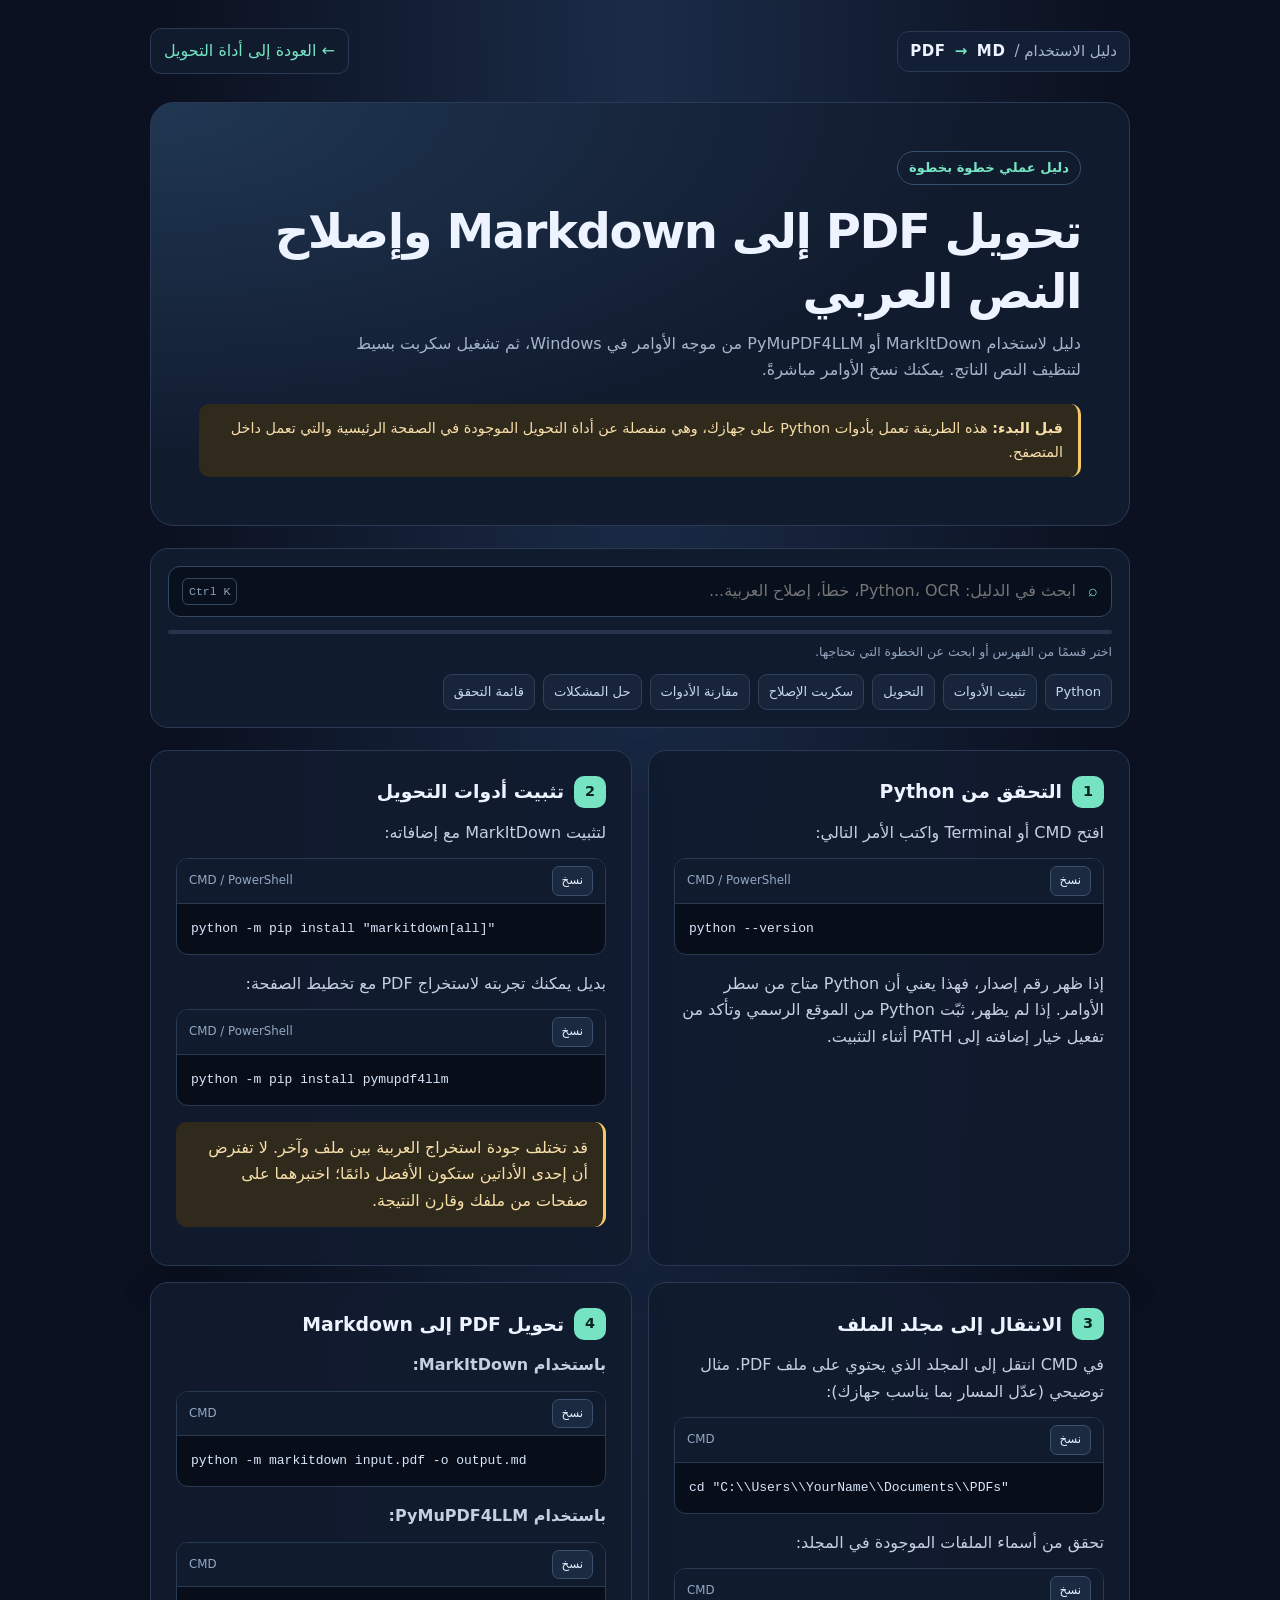
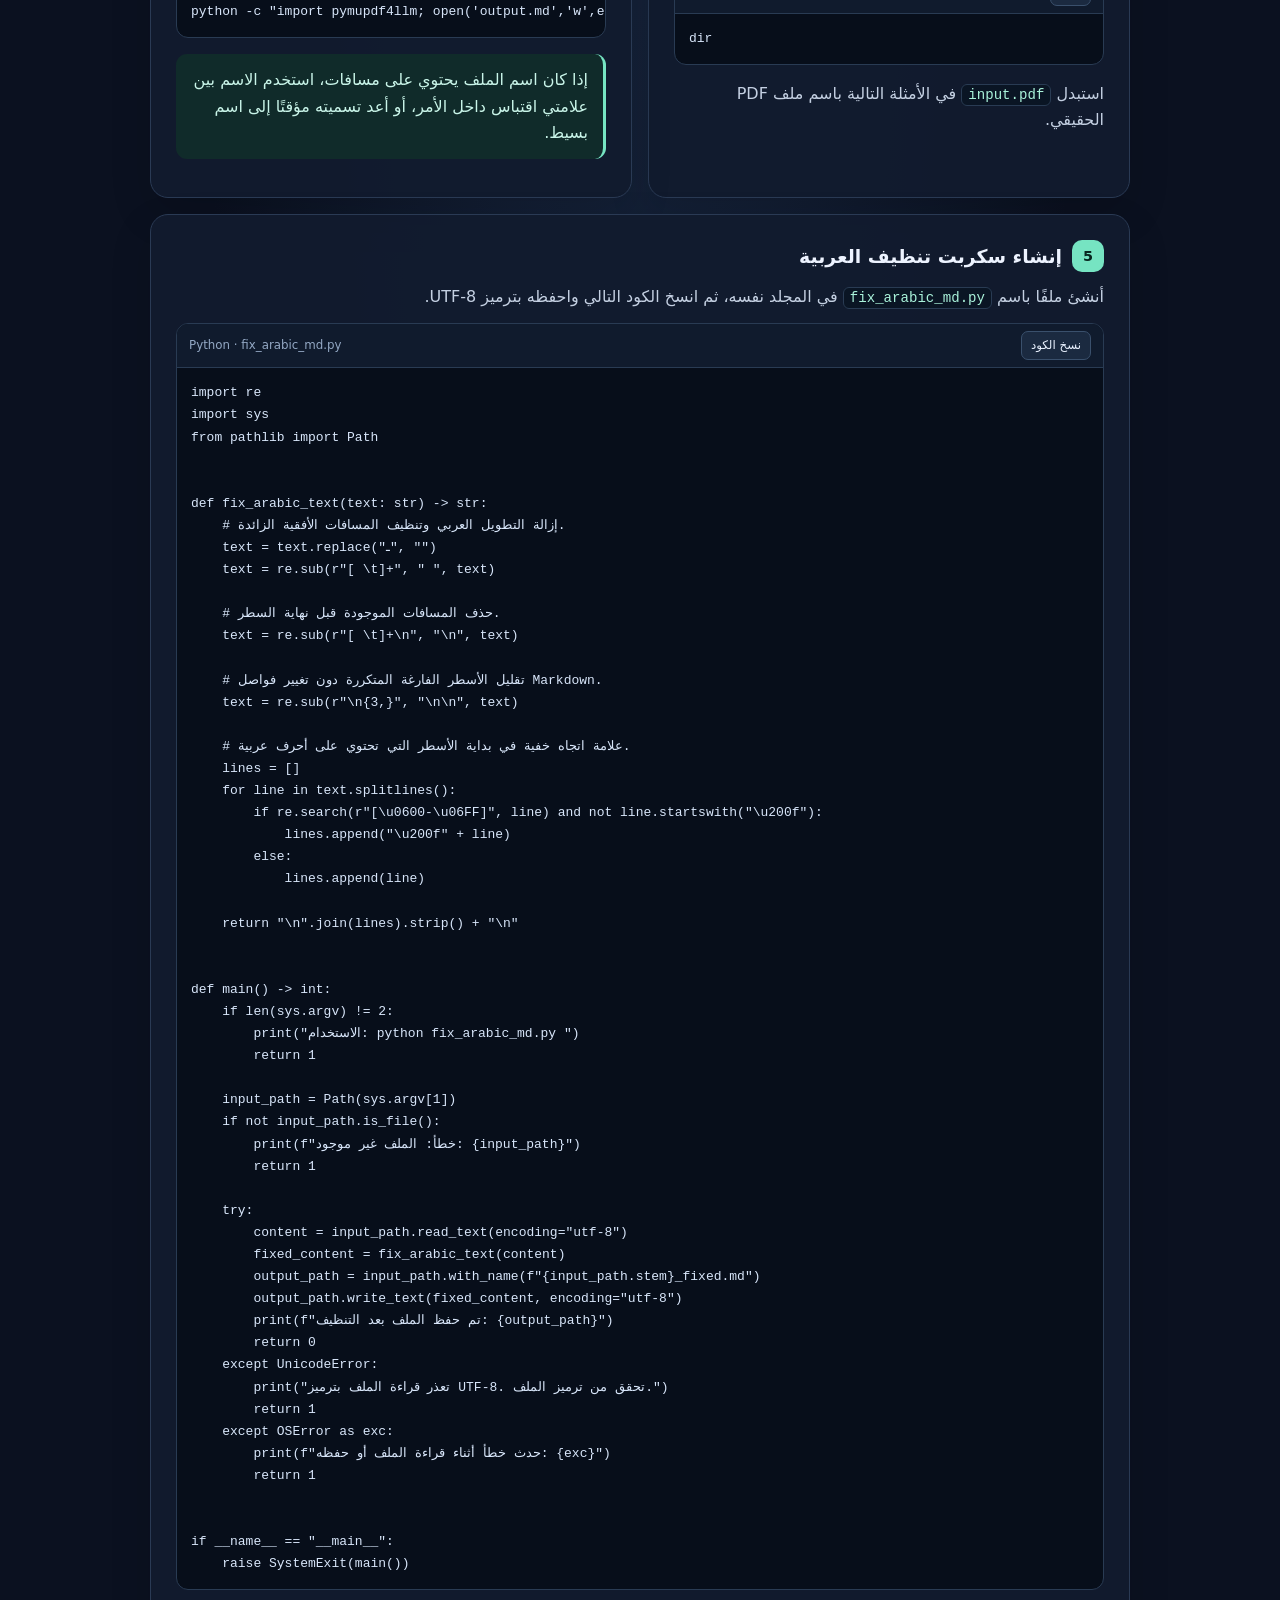
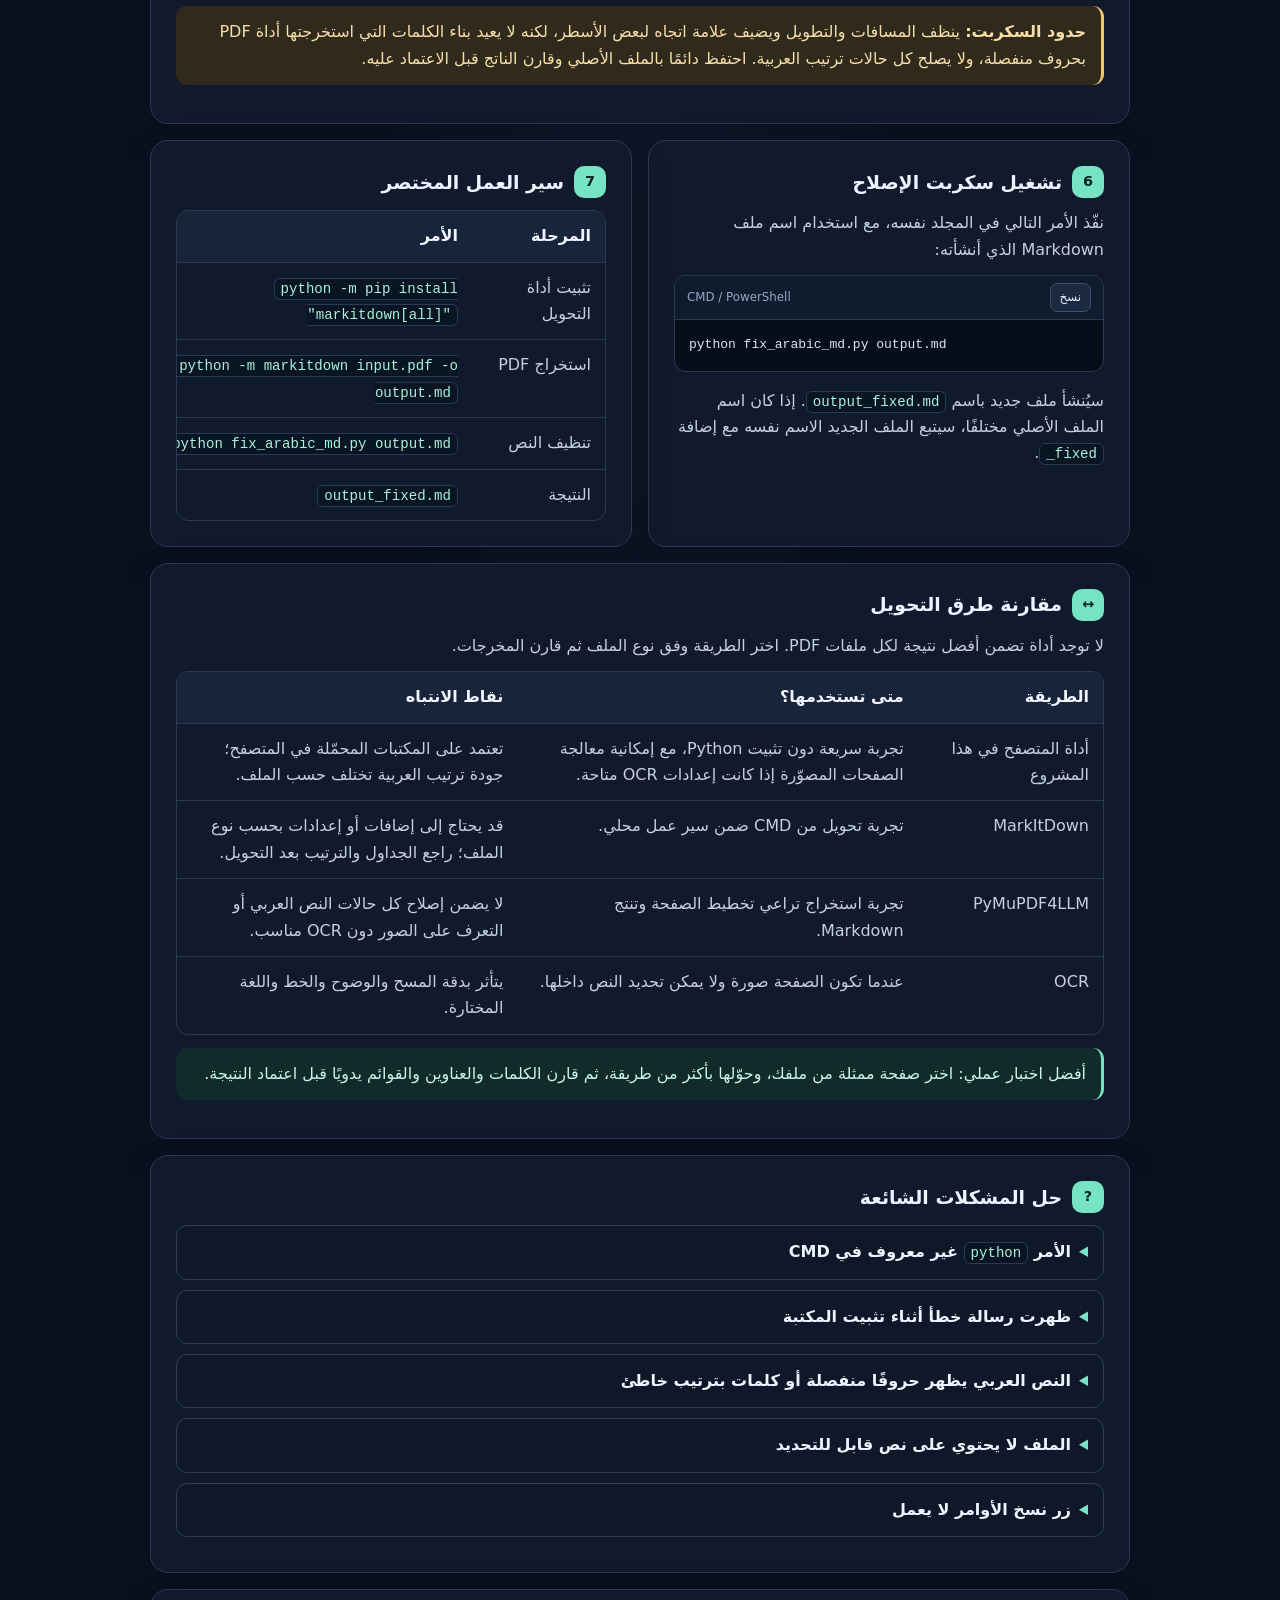
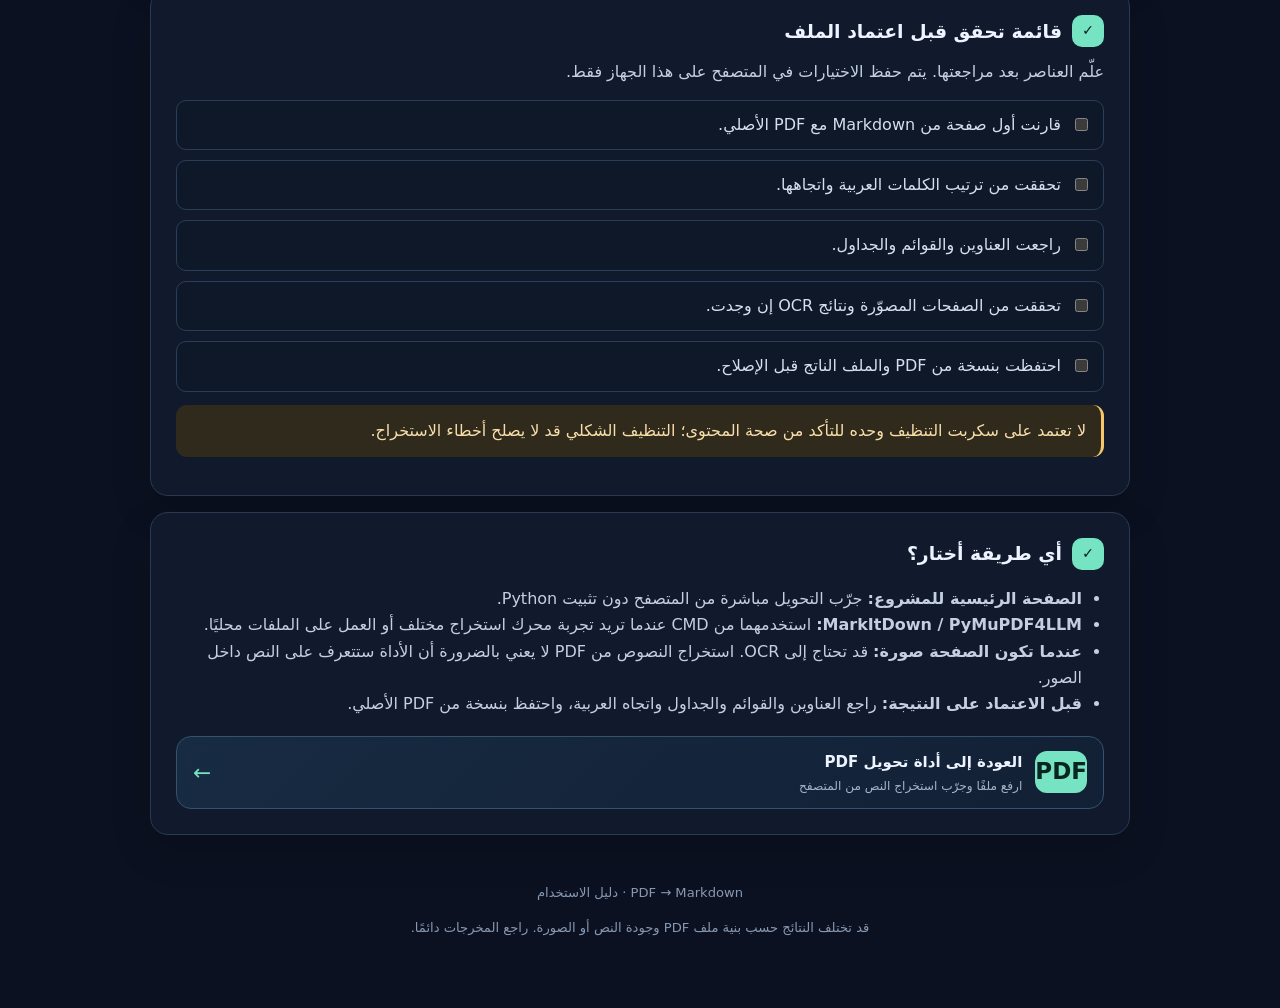
<file: guide.html>
<!doctype html>
<html lang="ar" dir="rtl">
<head>
  <meta charset="utf-8">
  <meta name="viewport" content="width=device-width, initial-scale=1">
  <meta name="theme-color" content="#0b1120">
  <title>دليل الاستخدام وإصلاح العربية | PDF → Markdown</title>
  <link rel="stylesheet" href="./style.css">
  <style>
    .guide-shell { width:min(980px,calc(100% - 32px)); margin:0 auto; padding:28px 0 48px; }
    .guide-topbar { display:flex; align-items:center; justify-content:space-between; gap:14px; margin-bottom:28px; }
    .back-link { display:inline-flex; align-items:center; gap:8px; color:var(--accent); text-decoration:none; border:1px solid var(--line); border-radius:11px; padding:9px 13px; background:#111b2e; }
    .back-link:hover { border-color:var(--accent); }
    .guide-hero { padding:clamp(24px,5vw,48px); border:1px solid var(--line); border-radius:24px; background:radial-gradient(ellipse at top left,#203753 0%,#111b2e 60%); margin-bottom:22px; }
    .guide-hero .tag { display:inline-block; border:1px solid #35516c; border-radius:999px; padding:5px 11px; color:var(--accent); font-size:.82rem; font-weight:700; }
    .guide-hero h1 { margin:16px 0 10px; }
    .guide-hero p { max-width:760px; color:var(--muted); margin:0; }
    .guide-note { margin-top:20px; padding:13px 15px; border-right:3px solid #f5c76b; border-radius:10px; background:#302a1c; color:#f8dfaa; font-size:.9rem; }
    .guide-grid { display:grid; grid-template-columns:repeat(2,minmax(0,1fr)); gap:16px; }
    .guide-card { min-width:0; padding:clamp(17px,3vw,25px); border:1px solid var(--line); border-radius:18px; background:rgba(17,27,46,.94); box-shadow:0 16px 42px #0002; }
    .guide-card.wide { grid-column:1/-1; }
    .guide-card h2 { display:flex; align-items:center; gap:10px; margin:0 0 12px; font-size:1.18rem; }
    .step-no { display:grid; place-items:center; width:32px; height:32px; flex:0 0 32px; border-radius:10px; background:var(--accent); color:var(--accent-ink); font-size:.9rem; font-weight:900; }
    .guide-card p,.guide-card li { color:#c4d0e2; }
    .guide-card p { margin:9px 0; }
    .guide-card ul,.guide-card ol { padding-right:22px; }
    .codebox { position:relative; direction:ltr; text-align:left; margin:12px 0 16px; background:#070e1a; border:1px solid #293b53; border-radius:12px; overflow:hidden; }
    .codebox .code-label { display:flex; justify-content:space-between; align-items:center; gap:10px; padding:7px 12px; color:#93a8c4; background:#101b2d; border-bottom:1px solid #293b53; font-size:.74rem; }
    .copy-btn { border:1px solid #3a506c; background:#1b2a40; color:#eaf2ff; border-radius:7px; padding:4px 9px; cursor:pointer; font:inherit; }
    .copy-btn:hover { border-color:var(--accent); color:var(--accent); }
    .codebox pre { direction:ltr; text-align:left; white-space:pre; overflow-x:auto; margin:0; padding:14px; color:#d8e6fa; font:13px/1.7 Consolas,Monaco,monospace; }
    code.inline { direction:ltr; unicode-bidi:embed; color:#a9f2da; background:#0a1524; border:1px solid #293b53; padding:2px 6px; border-radius:6px; font: .88em Consolas,monospace; overflow-wrap:anywhere; }
    .callout { padding:13px 15px; border-radius:11px; margin:13px 0; border-right:3px solid var(--accent); background:#102b2a; color:#c9f5e9; }
    .callout.warn { border-right-color:#f5c76b; background:#302a1c; color:#f8dfaa; }
    .table-wrap { overflow-x:auto; margin-top:12px; border:1px solid var(--line); border-radius:12px; }
    table { width:100%; border-collapse:collapse; min-width:460px; }
    th,td { padding:12px 14px; border-bottom:1px solid var(--line); text-align:right; vertical-align:top; }
    th { background:#17243a; color:#f0f5ff; }
    td { color:#c4d0e2; }
    tr:last-child td { border-bottom:0; }
    .guide-footer { text-align:center; color:#8798b2; font-size:.82rem; margin-top:26px; }

    .guide-tools { margin:0 0 22px; padding:17px; border:1px solid var(--line); border-radius:18px; background:#111b2e; }
    .guide-search { display:flex; align-items:center; gap:10px; padding:10px 13px; border:1px solid #344862; border-radius:12px; background:#080f1d; color:var(--accent); }
    .guide-search input { flex:1; min-width:0; border:0; outline:0; background:transparent; color:#eef5ff; font:inherit; }
    .guide-search kbd { color:#8da1bd; font-size:.72rem; border:1px solid #344862; padding:3px 6px; border-radius:6px; white-space:nowrap; }
    .guide-progress { height:4px; margin-top:13px; background:#26354b; border-radius:99px; overflow:hidden; }
    .guide-progress span { display:block; width:0; height:100%; background:var(--accent); transition:width .15s; }
    .search-status { margin:8px 0 0; color:#91a3bd; font-size:.78rem; }
    .guide-toc { display:flex; flex-wrap:wrap; gap:8px; margin-top:12px; }
    .guide-toc a { text-decoration:none; border:1px solid #2e415a; background:#17243a; color:#c7d7ec; border-radius:9px; padding:6px 10px; font-size:.82rem; }
    .guide-toc a:hover { color:var(--accent); border-color:var(--accent); }
    .faq-item { border:1px solid #2c3d55; border-radius:11px; margin:10px 0; overflow:hidden; background:#0e1828; }
    .faq-item summary { cursor:pointer; padding:13px 15px; color:#edf4ff; font-weight:700; }
    .faq-item summary::marker { color:var(--accent); }
    .faq-item > div { padding:0 15px 13px; }
    .faq-item p { margin:7px 0; }
    .checklist { display:grid; gap:10px; margin-top:14px; }
    .checklist label { display:flex; align-items:flex-start; gap:10px; padding:11px 12px; border:1px solid #2b3e57; border-radius:10px; color:#d4dfef; background:#0e1828; cursor:pointer; }
    .checklist input { margin-top:6px; accent-color:#76e4c2; }
    .checklist label:has(input:checked) { border-color:#367b6d; color:#8ee8ce; }
    .search-hidden { display:none !important; }
    @media(max-width:700px) { .guide-search kbd { display:none; } .guide-toc { gap:6px; } .guide-toc a { font-size:.76rem; } }

    @media(max-width:700px) { .guide-grid { grid-template-columns:1fr; } .guide-card.wide { grid-column:auto; } .guide-topbar { align-items:flex-start; flex-direction:column; } }
  </style>
</head>
<body>
  <main class="guide-shell">
    <div class="guide-topbar">
      <div class="brand-mark">PDF<span>→</span>MD <span style="color:var(--muted);font-weight:500;letter-spacing:0">/ دليل الاستخدام</span></div>
      <a class="back-link" href="./index.html">← العودة إلى أداة التحويل</a>
    </div>

    <header class="guide-hero">
      <span class="tag">دليل عملي خطوة بخطوة</span>
      <h1>تحويل PDF إلى Markdown وإصلاح النص العربي</h1>
      <p>دليل لاستخدام MarkItDown أو PyMuPDF4LLM من موجه الأوامر في Windows، ثم تشغيل سكربت بسيط لتنظيف النص الناتج. يمكنك نسخ الأوامر مباشرةً.</p>
      <div class="guide-note"><strong>قبل البدء:</strong> هذه الطريقة تعمل بأدوات Python على جهازك، وهي منفصلة عن أداة التحويل الموجودة في الصفحة الرئيسية والتي تعمل داخل المتصفح.</div>
    </header>


    <section class="guide-tools" aria-label="البحث والتنقل في الدليل">
      <label class="guide-search">
        <span aria-hidden="true">⌕</span>
        <input id="guideSearch" type="search" placeholder="ابحث في الدليل: Python، OCR، خطأ، إصلاح العربية..." autocomplete="off">
        <kbd>Ctrl K</kbd>
      </label>
      <div class="guide-progress"><span id="progressFill"></span></div>
      <p class="search-status" id="searchStatus" aria-live="polite">اختر قسمًا من الفهرس أو ابحث عن الخطوة التي تحتاجها.</p>
      <nav class="guide-toc" aria-label="فهرس الدليل">
        <a href="#python">Python</a>
        <a href="#install">تثبيت الأدوات</a>
        <a href="#convert">التحويل</a>
        <a href="#repair">سكربت الإصلاح</a>
        <a href="#compare">مقارنة الأدوات</a>
        <a href="#troubleshoot">حل المشكلات</a>
        <a href="#checklist">قائمة التحقق</a>
      </nav>
    </section>

    <div class="guide-grid">
      <section class="guide-card searchable" id="python" data-search="python تثبيت إصدار التحقق cmd terminal">
        <h2><span class="step-no">1</span> التحقق من Python</h2>
        <p>افتح CMD أو Terminal واكتب الأمر التالي:</p>
        <div class="codebox"><div class="code-label"><span>CMD / PowerShell</span><button class="copy-btn" type="button">نسخ</button></div><pre>python --version</pre></div>
        <p>إذا ظهر رقم إصدار، فهذا يعني أن Python متاح من سطر الأوامر. إذا لم يظهر، ثبّت Python من الموقع الرسمي وتأكد من تفعيل خيار إضافته إلى PATH أثناء التثبيت.</p>
      </section>

      <section class="guide-card searchable" id="install" data-search="تثبيت markitdown pymupdf4llm pip python أدوات">
        <h2><span class="step-no">2</span> تثبيت أدوات التحويل</h2>
        <p>لتثبيت MarkItDown مع إضافاته:</p>
        <div class="codebox"><div class="code-label"><span>CMD / PowerShell</span><button class="copy-btn" type="button">نسخ</button></div><pre>python -m pip install "markitdown[all]"</pre></div>
        <p>بديل يمكنك تجربته لاستخراج PDF مع تخطيط الصفحة:</p>
        <div class="codebox"><div class="code-label"><span>CMD / PowerShell</span><button class="copy-btn" type="button">نسخ</button></div><pre>python -m pip install pymupdf4llm</pre></div>
        <div class="callout warn">قد تختلف جودة استخراج العربية بين ملف وآخر. لا تفترض أن إحدى الأداتين ستكون الأفضل دائمًا؛ اختبرهما على صفحات من ملفك وقارن النتيجة.</div>
      </section>

      <section class="guide-card searchable" id="folder" data-search="مجلد cd dir مسار ملف windows cmd">
        <h2><span class="step-no">3</span> الانتقال إلى مجلد الملف</h2>
        <p>في CMD انتقل إلى المجلد الذي يحتوي على ملف PDF. مثال توضيحي (عدّل المسار بما يناسب جهازك):</p>
        <div class="codebox"><div class="code-label"><span>CMD</span><button class="copy-btn" type="button">نسخ</button></div><pre>cd "C:\\Users\\YourName\\Documents\\PDFs"</pre></div>
        <p>تحقق من أسماء الملفات الموجودة في المجلد:</p>
        <div class="codebox"><div class="code-label"><span>CMD</span><button class="copy-btn" type="button">نسخ</button></div><pre>dir</pre></div>
        <p>استبدل <code class="inline">input.pdf</code> في الأمثلة التالية باسم ملف PDF الحقيقي.</p>
      </section>

      <section class="guide-card searchable" id="convert" data-search="تحويل pdf markdown markitdown pymupdf4llm output md">
        <h2><span class="step-no">4</span> تحويل PDF إلى Markdown</h2>
        <p><strong>باستخدام MarkItDown:</strong></p>
        <div class="codebox"><div class="code-label"><span>CMD</span><button class="copy-btn" type="button">نسخ</button></div><pre>python -m markitdown input.pdf -o output.md</pre></div>
        <p><strong>باستخدام PyMuPDF4LLM:</strong></p>
        <div class="codebox"><div class="code-label"><span>CMD</span><button class="copy-btn" type="button">نسخ</button></div><pre>python -c "import pymupdf4llm; open('output.md','w',encoding='utf-8').write(pymupdf4llm.to_markdown('input.pdf'))"</pre></div>
        <div class="callout">إذا كان اسم الملف يحتوي على مسافات، استخدم الاسم بين علامتي اقتباس داخل الأمر، أو أعد تسميته مؤقتًا إلى اسم بسيط.</div>
      </section>

      <section class="guide-card wide searchable" id="repair" data-search="إصلاح العربية سكربت python fix_arabic_md مسافات تطويل rtl">
        <h2><span class="step-no">5</span> إنشاء سكربت تنظيف العربية</h2>
        <p>أنشئ ملفًا باسم <code class="inline">fix_arabic_md.py</code> في المجلد نفسه، ثم انسخ الكود التالي واحفظه بترميز UTF-8.</p>
        <div class="codebox"><div class="code-label"><span>Python · fix_arabic_md.py</span><button class="copy-btn" type="button">نسخ الكود</button></div><pre>import re
import sys
from pathlib import Path


def fix_arabic_text(text: str) -> str:
    # إزالة التطويل العربي وتنظيف المسافات الأفقية الزائدة.
    text = text.replace("ـ", "")
    text = re.sub(r"[ \t]+", " ", text)

    # حذف المسافات الموجودة قبل نهاية السطر.
    text = re.sub(r"[ \t]+\n", "\n", text)

    # تقليل الأسطر الفارغة المتكررة دون تغيير فواصل Markdown.
    text = re.sub(r"\n{3,}", "\n\n", text)

    # علامة اتجاه خفية في بداية الأسطر التي تحتوي على أحرف عربية.
    lines = []
    for line in text.splitlines():
        if re.search(r"[\u0600-\u06FF]", line) and not line.startswith("\u200f"):
            lines.append("\u200f" + line)
        else:
            lines.append(line)

    return "\n".join(lines).strip() + "\n"


def main() -> int:
    if len(sys.argv) != 2:
        print("الاستخدام: python fix_arabic_md.py <file.md>")
        return 1

    input_path = Path(sys.argv[1])
    if not input_path.is_file():
        print(f"خطأ: الملف غير موجود: {input_path}")
        return 1

    try:
        content = input_path.read_text(encoding="utf-8")
        fixed_content = fix_arabic_text(content)
        output_path = input_path.with_name(f"{input_path.stem}_fixed.md")
        output_path.write_text(fixed_content, encoding="utf-8")
        print(f"تم حفظ الملف بعد التنظيف: {output_path}")
        return 0
    except UnicodeError:
        print("تعذر قراءة الملف بترميز UTF-8. تحقق من ترميز الملف.")
        return 1
    except OSError as exc:
        print(f"حدث خطأ أثناء قراءة الملف أو حفظه: {exc}")
        return 1


if __name__ == "__main__":
    raise SystemExit(main())</pre></div>
        <div class="callout warn"><strong>حدود السكربت:</strong> ينظف المسافات والتطويل ويضيف علامة اتجاه لبعض الأسطر، لكنه لا يعيد بناء الكلمات التي استخرجتها أداة PDF بحروف منفصلة، ولا يصلح كل حالات ترتيب العربية. احتفظ دائمًا بالملف الأصلي وقارن الناتج قبل الاعتماد عليه.</div>
      </section>

      <section class="guide-card searchable" id="run-repair" data-search="تشغيل سكربت الإصلاح output_fixed md">
        <h2><span class="step-no">6</span> تشغيل سكربت الإصلاح</h2>
        <p>نفّذ الأمر التالي في المجلد نفسه، مع استخدام اسم ملف Markdown الذي أنشأته:</p>
        <div class="codebox"><div class="code-label"><span>CMD / PowerShell</span><button class="copy-btn" type="button">نسخ</button></div><pre>python fix_arabic_md.py output.md</pre></div>
        <p>سيُنشأ ملف جديد باسم <code class="inline">output_fixed.md</code>. إذا كان اسم الملف الأصلي مختلفًا، سيتبع الملف الجديد الاسم نفسه مع إضافة <code class="inline">_fixed</code>.</p>
      </section>

      <section class="guide-card searchable" id="workflow" data-search="سير العمل ملخص تحويل تنظيف النتيجة">
        <h2><span class="step-no">7</span> سير العمل المختصر</h2>
        <div class="table-wrap">
          <table>
            <thead><tr><th>المرحلة</th><th>الأمر</th></tr></thead>
            <tbody>
              <tr><td>تثبيت أداة التحويل</td><td><code class="inline">python -m pip install "markitdown[all]"</code></td></tr>
              <tr><td>استخراج PDF</td><td><code class="inline">python -m markitdown input.pdf -o output.md</code></td></tr>
              <tr><td>تنظيف النص</td><td><code class="inline">python fix_arabic_md.py output.md</code></td></tr>
              <tr><td>النتيجة</td><td><code class="inline">output_fixed.md</code></td></tr>
            </tbody>
          </table>
        </div>
      </section>


      <section class="guide-card wide searchable" id="compare" data-search="مقارنة الأدوات المتصفح markitdown pymupdf4llm OCR">
        <h2><span class="step-no">↔</span> مقارنة طرق التحويل</h2>
        <p>لا توجد أداة تضمن أفضل نتيجة لكل ملفات PDF. اختر الطريقة وفق نوع الملف ثم قارن المخرجات.</p>
        <div class="table-wrap">
          <table>
            <thead><tr><th>الطريقة</th><th>متى تستخدمها؟</th><th>نقاط الانتباه</th></tr></thead>
            <tbody>
              <tr><td>أداة المتصفح في هذا المشروع</td><td>تجربة سريعة دون تثبيت Python، مع إمكانية معالجة الصفحات المصوّرة إذا كانت إعدادات OCR متاحة.</td><td>تعتمد على المكتبات المحمّلة في المتصفح؛ جودة ترتيب العربية تختلف حسب الملف.</td></tr>
              <tr><td>MarkItDown</td><td>تجربة تحويل من CMD ضمن سير عمل محلي.</td><td>قد يحتاج إلى إضافات أو إعدادات بحسب نوع الملف؛ راجع الجداول والترتيب بعد التحويل.</td></tr>
              <tr><td>PyMuPDF4LLM</td><td>تجربة استخراج تراعي تخطيط الصفحة وتنتج Markdown.</td><td>لا يضمن إصلاح كل حالات النص العربي أو التعرف على الصور دون OCR مناسب.</td></tr>
              <tr><td>OCR</td><td>عندما تكون الصفحة صورة ولا يمكن تحديد النص داخلها.</td><td>يتأثر بدقة المسح والوضوح والخط واللغة المختارة.</td></tr>
            </tbody>
          </table>
        </div>
        <div class="callout">أفضل اختبار عملي: اختر صفحة ممثلة من ملفك، وحوّلها بأكثر من طريقة، ثم قارن الكلمات والعناوين والقوائم يدويًا قبل اعتماد النتيجة.</div>
      </section>

      <section class="guide-card wide searchable" id="troubleshoot" data-search="حل المشكلات خطأ pip python command not found العربية معكوسة حروف منفصلة OCR">
        <h2><span class="step-no">?</span> حل المشكلات الشائعة</h2>
        <details class="faq-item">
          <summary>الأمر <code class="inline">python</code> غير معروف في CMD</summary>
          <div><p>جرّب:</p><div class="codebox"><div class="code-label"><span>CMD</span><button class="copy-btn" type="button">نسخ</button></div><pre>py --version</pre></div><p>إذا عمل الأمر، يمكنك استخدام <code class="inline">py -m pip</code> بدلًا من <code class="inline">python -m pip</code>. إذا لم يعمل أي منهما، تحقق من تثبيت Python وإضافته إلى PATH.</p></div>
        </details>
        <details class="faq-item">
          <summary>ظهرت رسالة خطأ أثناء تثبيت المكتبة</summary>
          <div><p>اقرأ آخر سطور الخطأ أولًا، وتأكد من اتصال الإنترنت وإصدار Python. لا تكرر أوامر تثبيت عشوائية؛ انسخ رسالة الخطأ كاملة لتحديد السبب.</p></div>
        </details>
        <details class="faq-item">
          <summary>النص العربي يظهر حروفًا منفصلة أو كلمات بترتيب خاطئ</summary>
          <div><p>قد يكون السبب طريقة تخزين النص في PDF أو ترتيب العناصر التي استخرجتها الأداة. علامة RTL تؤثر في العرض غالبًا، لكنها لا تعيد بناء النص التالف. جرّب محرك استخراج آخر، وافحص النص الناتج قبل تشغيل أي إصلاح.</p></div>
        </details>
        <details class="faq-item">
          <summary>الملف لا يحتوي على نص قابل للتحديد</summary>
          <div><p>قد يكون PDF ممسوحًا كصور. ستحتاج إلى OCR للتعرف على الحروف. تأكد من اختيار العربية ضمن لغات OCR، ثم راجع النتيجة لأن التعرف الآلي قد يخطئ.</p></div>
        </details>
        <details class="faq-item">
          <summary>زر نسخ الأوامر لا يعمل</summary>
          <div><p>قد يمنع المتصفح النسخ خارج سياق آمن. شغّل الموقع عبر Live Server أو عنوان HTTPS، أو حدّد الكود يدويًا وانسخه.</p></div>
        </details>
      </section>

      <section class="guide-card wide searchable" id="checklist" data-search="قائمة تحقق قبل التسليم مراجعة النتيجة النسخة الأصلية">
        <h2><span class="step-no">✓</span> قائمة تحقق قبل اعتماد الملف</h2>
        <p>علّم العناصر بعد مراجعتها. يتم حفظ الاختيارات في المتصفح على هذا الجهاز فقط.</p>
        <div class="checklist">
          <label><input type="checkbox"> قارنت أول صفحة من Markdown مع PDF الأصلي.</label>
          <label><input type="checkbox"> تحققت من ترتيب الكلمات العربية واتجاهها.</label>
          <label><input type="checkbox"> راجعت العناوين والقوائم والجداول.</label>
          <label><input type="checkbox"> تحققت من الصفحات المصوّرة ونتائج OCR إن وجدت.</label>
          <label><input type="checkbox"> احتفظت بنسخة من PDF والملف الناتج قبل الإصلاح.</label>
        </div>
        <div class="callout warn">لا تعتمد على سكربت التنظيف وحده للتأكد من صحة المحتوى؛ التنظيف الشكلي قد لا يصلح أخطاء الاستخراج.</div>
      </section>

      <section class="guide-card wide searchable" id="choose" data-search="اختيار الأداة مقارنة browser browser OCR markitdown pymupdf4llm">
        <h2><span class="step-no">✓</span> أي طريقة أختار؟</h2>
        <ul>
          <li><strong>الصفحة الرئيسية للمشروع:</strong> جرّب التحويل مباشرة من المتصفح دون تثبيت Python.</li>
          <li><strong>MarkItDown / PyMuPDF4LLM:</strong> استخدمهما من CMD عندما تريد تجربة محرك استخراج مختلف أو العمل على الملفات محليًا.</li>
          <li><strong>عندما تكون الصفحة صورة:</strong> قد تحتاج إلى OCR. استخراج النصوص من PDF لا يعني بالضرورة أن الأداة ستتعرف على النص داخل الصور.</li>
          <li><strong>قبل الاعتماد على النتيجة:</strong> راجع العناوين والقوائم والجداول واتجاه العربية، واحتفظ بنسخة من PDF الأصلي.</li>
        </ul>
        <a class="guide-link" href="./index.html" style="margin-top:18px;width:100%">
          <span aria-hidden="true">PDF</span>
          <span><strong>العودة إلى أداة تحويل PDF</strong><small>ارفع ملفًا وجرّب استخراج النص من المتصفح</small></span>
          <span class="arrow" aria-hidden="true">←</span>
        </a>
      </section>
    </div>

    <footer class="guide-footer">
      <p>PDF → Markdown · دليل الاستخدام</p>
      <p>قد تختلف النتائج حسب بنية ملف PDF وجودة النص أو الصورة. راجع المخرجات دائمًا.</p>
    </footer>
  </main>
  <script>
    // Search/filter guide cards
    const searchInput = document.getElementById('guideSearch');
    const searchStatus = document.getElementById('searchStatus');
    const searchableCards = [...document.querySelectorAll('.searchable')];
    if (searchInput) {
      searchInput.addEventListener('input', () => {
        const query = searchInput.value.trim().toLocaleLowerCase('ar');
        let visible = 0;
        searchableCards.forEach(card => {
          const haystack = (card.innerText + ' ' + (card.dataset.search || '')).toLocaleLowerCase('ar');
          const match = !query || haystack.includes(query);
          card.classList.toggle('search-hidden', !match);
          if (match) visible++;
        });
        searchStatus.textContent = query ? `الأقسام المطابقة: ${visible}` : 'اختر قسمًا من الفهرس أو ابحث عن الخطوة التي تحتاجها.';
      });
      document.addEventListener('keydown', event => {
        if ((event.ctrlKey || event.metaKey) && event.key.toLowerCase() === 'k') {
          event.preventDefault();
          searchInput.focus();
        }
        if (event.key === 'Escape' && document.activeElement === searchInput) {
          searchInput.value = '';
          searchInput.dispatchEvent(new Event('input'));
          searchInput.blur();
        }
      });
    }

    // Reading progress
    const progressFill = document.getElementById('progressFill');
    function updateProgress() {
      const max = document.documentElement.scrollHeight - window.innerHeight;
      const value = max > 0 ? Math.min(100, (window.scrollY / max) * 100) : 0;
      if (progressFill) progressFill.style.width = value + '%';
    }
    window.addEventListener('scroll', updateProgress, { passive: true });
    window.addEventListener('resize', updateProgress);
    updateProgress();

    // Persist checklist locally in this browser only.
    document.querySelectorAll('.checklist input[type="checkbox"]').forEach((checkbox, index) => {
      const key = `pdfmd-guide-check-${index}`;
      checkbox.checked = localStorage.getItem(key) === 'true';
      checkbox.addEventListener('change', () => localStorage.setItem(key, String(checkbox.checked)));
    });

    document.querySelectorAll('.copy-btn').forEach(button => {
      button.addEventListener('click', async () => {
        const pre = button.closest('.codebox').querySelector('pre');
        const text = pre.innerText;
        const original = button.innerText;
        try {
          await navigator.clipboard.writeText(text);
          button.innerText = 'تم النسخ ✓';
          button.style.color = '#76e4c2';
        } catch (error) {
          const range = document.createRange();
          range.selectNodeContents(pre);
          const selection = window.getSelection();
          selection.removeAllRanges();
          selection.addRange(range);
          button.innerText = 'حدّد النص وانسخه';
        }
        setTimeout(() => {
          button.innerText = original;
          button.style.color = '';
        }, 1800);
      });
    });
  </script>
</body>
</html>
</file>
<file: style.css>
:root {
  color-scheme: dark;
  --bg: #0b1120;
  --panel: #111b2e;
  --panel2: #17243a;
  --text: #edf3ff;
  --muted: #a6b4ca;
  --line: #2a3a54;
  --accent: #76e4c2;
  --accent-ink: #09251f;
  --danger: #ffb4a9;
}
* { box-sizing: border-box; }
body {
  margin: 0; min-height: 100vh; color: var(--text);
  background: radial-gradient(ellipse at top, #1b2c48 0%, var(--bg) 52%);
  font-family: system-ui, -apple-system, "Segoe UI", Tahoma, Arial, sans-serif;
  line-height: 1.65;
}
.shell { width: min(900px, calc(100% - 32px)); margin: 0 auto; padding: 46px 0 28px; }
.hero { text-align: center; margin-bottom: 28px; }
.brand-mark { direction: ltr; display: inline-flex; gap: 9px; align-items: center; font-weight: 900; letter-spacing: .04em; font-size: 15px; padding: 7px 12px; border: 1px solid var(--line); border-radius: 12px; background: #121f34; }
.brand-mark span { color: var(--accent); }
.eyebrow { margin: 15px 0 3px; color: var(--accent); font-size: .82rem; font-weight: 700; }
h1 { margin: 5px 0 10px; font-size: clamp(1.8rem, 5vw, 3rem); line-height: 1.25; letter-spacing: -.03em; }
.subtitle { color: var(--muted); margin: 0 auto; max-width: 650px; }
.panel { background: rgba(17, 27, 46, .92); border: 1px solid var(--line); border-radius: 22px; padding: clamp(18px, 4vw, 30px); box-shadow: 0 22px 70px #0002; margin-bottom: 20px; }
.dropzone { display: flex; flex-direction: column; align-items: center; justify-content: center; text-align: center; gap: 7px; padding: 34px 18px; border: 1.5px dashed #536a88; border-radius: 17px; background: #0d1729; cursor: pointer; transition: .2s ease; }
.dropzone:hover, .dropzone.dragover { border-color: var(--accent); background: #12283a; }
.upload-icon { display: grid; place-items: center; width: 45px; height: 45px; border-radius: 14px; background: var(--accent); color: var(--accent-ink); font-size: 26px; font-weight: 800; margin-bottom: 4px; }
.dropzone strong { font-size: 1.08rem; }
.dropzone span:not(.upload-icon), .dropzone small { color: var(--muted); }
.dropzone small { font-size: .78rem; margin-top: 5px; }
input[type=file] { display: none; }
.file-info { margin: 14px 0 0; padding: 10px 13px; background: var(--panel2); border-radius: 10px; overflow-wrap: anywhere; }
.hidden { display: none !important; }
.settings { display: grid; gap: 14px; padding: 20px 0; }
.check-row { display: flex; gap: 12px; align-items: flex-start; cursor: pointer; }
.check-row input { margin-top: 7px; accent-color: var(--accent); width: 17px; height: 17px; flex: 0 0 auto; }
.check-row span { display: grid; gap: 2px; }
.check-row small, .hint { color: var(--muted); font-size: .85rem; }
.field { display: flex; align-items: center; gap: 12px; flex-wrap: wrap; }
select { color: var(--text); background: #0d1729; border: 1px solid var(--line); border-radius: 9px; padding: 9px 12px; font: inherit; }
.primary { width: 100%; border: 0; border-radius: 12px; background: var(--accent); color: var(--accent-ink); padding: 13px 18px; font: inherit; font-weight: 800; cursor: pointer; transition: opacity .2s, transform .2s; }
.primary:hover:not(:disabled) { transform: translateY(-1px); }
.primary:disabled { opacity: .4; cursor: not-allowed; }
.primary.small { width: auto; padding: 10px 15px; white-space: nowrap; }
.status { color: var(--muted); margin-top: 13px; font-size: .9rem; min-height: 1.6em; }
.status.error { color: var(--danger); }
.progress-track { height: 7px; border-radius: 20px; background: #25334b; overflow: hidden; margin-top: 8px; }
#progressBar { height: 100%; width: 0; background: var(--accent); transition: width .25s; }
.privacy { color: var(--muted); font-size: .78rem; margin: 14px 0 0; }
.result-head { display: flex; align-items: center; justify-content: space-between; gap: 12px; margin-bottom: 15px; }
.result-head .eyebrow { margin-top: 0; }
h2 { margin: 0; }
textarea { display: block; width: 100%; min-height: 360px; resize: vertical; border: 1px solid var(--line); border-radius: 12px; padding: 15px; background: #091221; color: var(--text); font: 14px/1.7 ui-monospace, Consolas, monospace; direction: ltr; text-align: left; white-space: pre; }
.hint { margin-bottom: 0; }
footer { text-align: center; color: #8798b2; font-size: .78rem; padding: 8px 12px; }
.disclaimer { max-width: 720px; margin: 8px auto; }
@media (max-width: 540px) {
  .shell { width: min(100% - 20px, 900px); padding-top: 26px; }
  .result-head { align-items: flex-start; flex-direction: column; }
  .primary.small { width: 100%; }
  .panel { border-radius: 16px; }
}


/* Navigation to the companion usage guide */
.hero-actions { display: flex; justify-content: center; margin: 22px auto 0; }
.guide-link {
  width: min(100%, 460px); display: flex; align-items: center; gap: 13px;
  padding: 13px 16px; text-align: right; text-decoration: none;
  color: var(--text); background: linear-gradient(135deg, #172b42, #122035);
  border: 1px solid #36516c; border-radius: 15px; transition: .2s ease;
}
.guide-link:hover { border-color: var(--accent); transform: translateY(-2px); background: #192d44; }
.guide-link > span:first-child { display: grid; place-items: center; flex: 0 0 42px; height: 42px; border-radius: 12px; background: var(--accent); color: var(--accent-ink); font-size: 23px; font-weight: 900; }
.guide-link > span:nth-child(2) { display: grid; gap: 2px; flex: 1; }
.guide-link strong { font-size: .94rem; }
.guide-link small { color: var(--muted); font-size: .76rem; line-height: 1.5; }
.guide-link .arrow { color: var(--accent); font-size: 1.35rem; }
</file>
